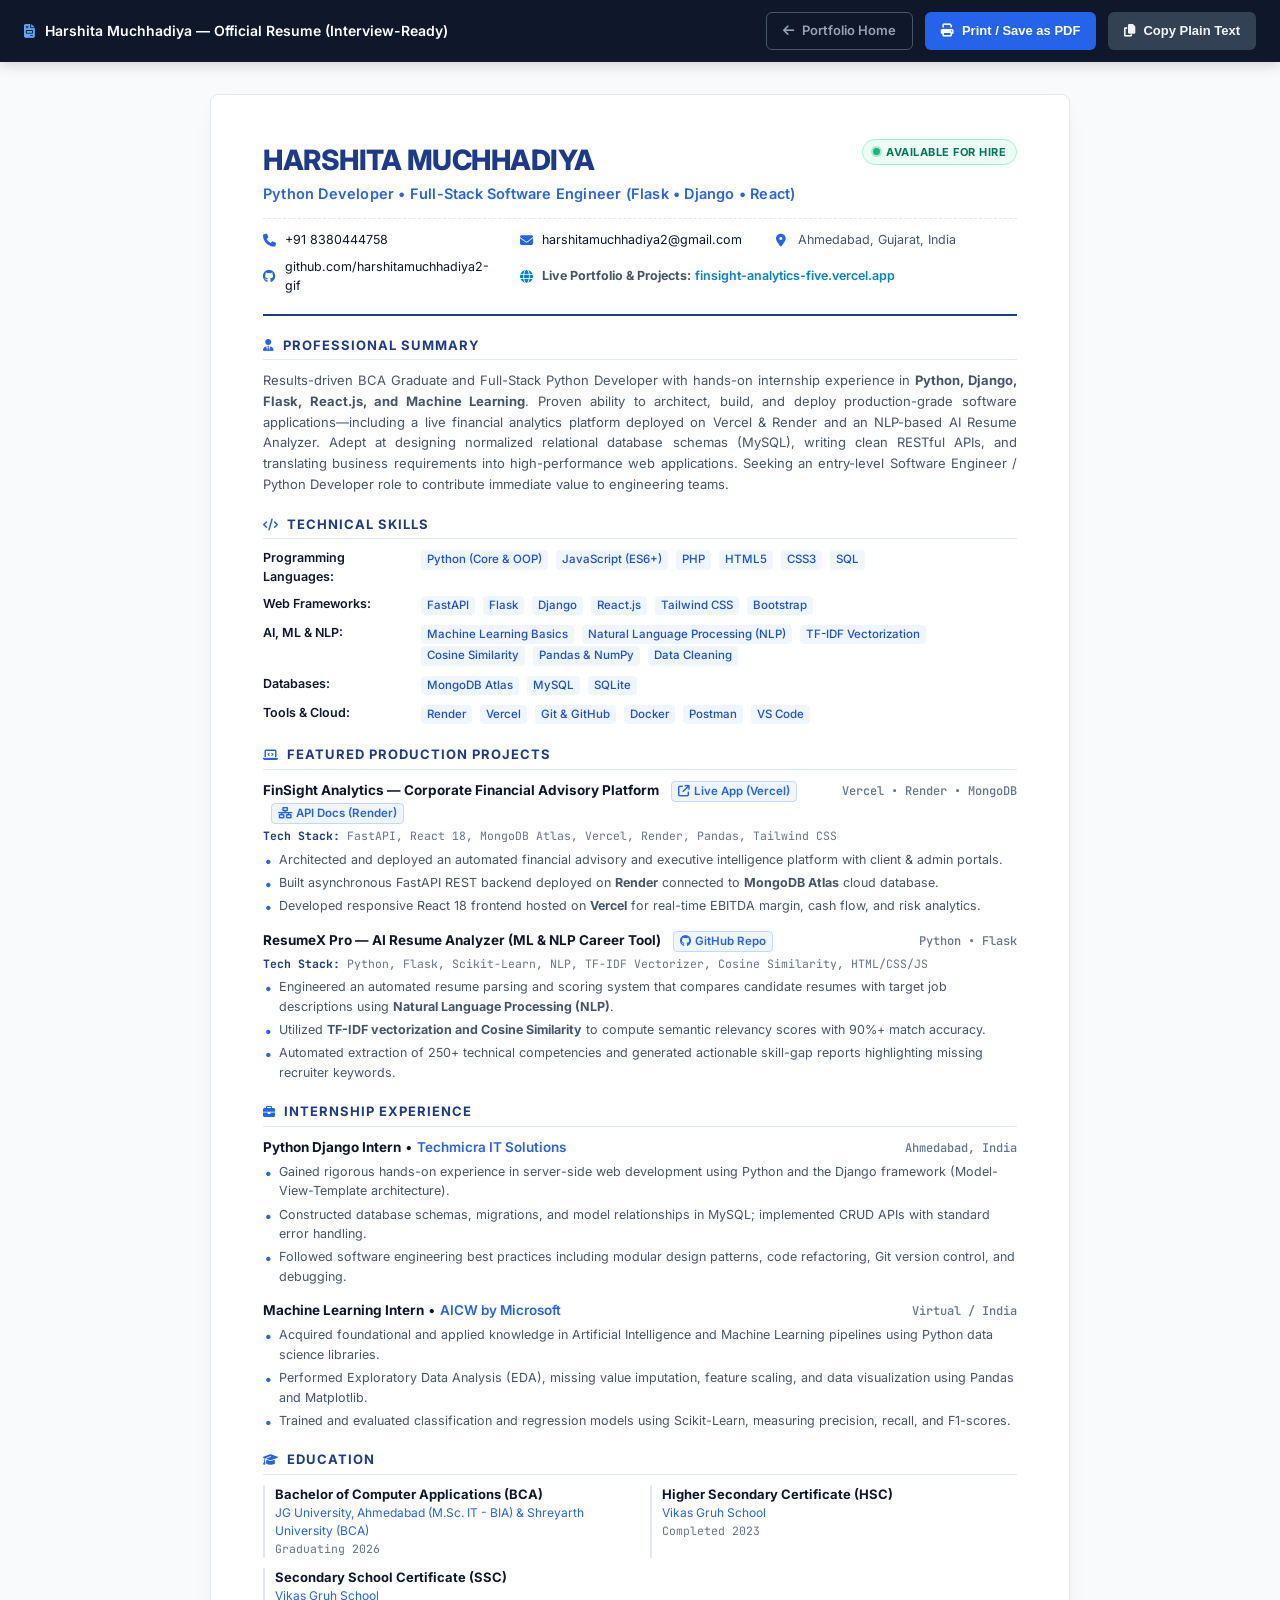
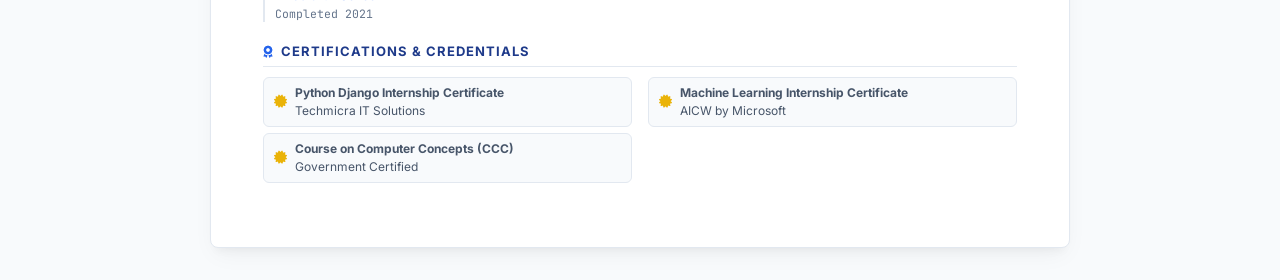
<file: templates/resume.html>
<!DOCTYPE html>
<html lang="en">
<head>
    <meta charset="UTF-8">
    <meta name="viewport" content="width=device-width, initial-scale=1.0">
    <title>Harshita Muchhadiya - Resume | Python & Full-Stack Developer</title>
    <link rel="preconnect" href="https://fonts.googleapis.com">
    <link rel="preconnect" href="https://fonts.gstatic.com" crossorigin>
    <link href="https://fonts.googleapis.com/css2?family=Inter:wght@300;400;500;600;700;800&family=JetBrains+Mono:wght@400;500&display=swap" rel="stylesheet">
    <link rel="stylesheet" href="https://cdnjs.cloudflare.com/ajax/libs/font-awesome/6.5.1/css/all.min.css">
    <style>
        :root {
            --primary: #1e3a8a;
            --primary-light: #2563eb;
            --accent: #0284c7;
            --text-dark: #0f172a;
            --text-muted: #475569;
            --text-light: #64748b;
            --border: #e2e8f0;
            --bg-body: #f8fafc;
            --bg-card: #ffffff;
            --tag-bg: #eff6ff;
            --tag-text: #1d4ed8;
        }

        * {
            margin: 0;
            padding: 0;
            box-sizing: border-box;
        }

        body {
            font-family: 'Inter', -apple-system, BlinkMacSystemFont, "Segoe UI", Roboto, sans-serif;
            background-color: var(--bg-body);
            color: var(--text-dark);
            line-height: 1.5;
            font-size: 13.5px;
            -webkit-font-smoothing: antialiased;
        }

        /* Top Action Bar (hidden in print) */
        .action-bar {
            background: #0f172a;
            color: #ffffff;
            padding: 12px 24px;
            display: flex;
            justify-content: space-between;
            align-items: center;
            position: sticky;
            top: 0;
            z-index: 100;
            box-shadow: 0 4px 12px rgba(0,0,0,0.15);
        }

        .action-bar-title {
            font-weight: 600;
            font-size: 14px;
            display: flex;
            align-items: center;
            gap: 10px;
        }

        .action-buttons {
            display: flex;
            gap: 12px;
        }

        .btn {
            display: inline-flex;
            align-items: center;
            gap: 8px;
            padding: 8px 16px;
            border-radius: 6px;
            font-size: 13px;
            font-weight: 600;
            cursor: pointer;
            text-decoration: none;
            transition: all 0.2s ease;
            border: none;
        }

        .btn-primary {
            background: #2563eb;
            color: white;
        }
        .btn-primary:hover {
            background: #1d4ed8;
            transform: translateY(-1px);
        }

        .btn-secondary {
            background: #334155;
            color: #f1f5f9;
        }
        .btn-secondary:hover {
            background: #475569;
        }

        .btn-outline {
            background: transparent;
            color: #94a3b8;
            border: 1px solid #475569;
        }
        .btn-outline:hover {
            color: white;
            border-color: #94a3b8;
        }

        /* Resume Page Container */
        .resume-container {
            max-width: 860px;
            margin: 32px auto;
            background: var(--bg-card);
            padding: 44px 52px;
            border-radius: 8px;
            box-shadow: 0 10px 25px -5px rgba(0, 0, 0, 0.05), 0 8px 10px -6px rgba(0, 0, 0, 0.05);
            border: 1px solid var(--border);
        }

        /* Header */
        .resume-header {
            border-bottom: 2px solid var(--primary);
            padding-bottom: 18px;
            margin-bottom: 20px;
        }

        .header-main {
            display: flex;
            justify-content: space-between;
            align-items: flex-start;
        }

        .candidate-name {
            font-size: 28px;
            font-weight: 800;
            letter-spacing: -0.5px;
            color: var(--primary);
            text-transform: uppercase;
        }

        .candidate-title {
            font-size: 14.5px;
            font-weight: 600;
            color: var(--primary-light);
            margin-top: 2px;
            letter-spacing: 0.2px;
        }

        .badge-live {
            display: inline-flex;
            align-items: center;
            gap: 6px;
            background: #ecfdf5;
            color: #047857;
            border: 1px solid #a7f3d0;
            padding: 4px 10px;
            border-radius: 20px;
            font-size: 11px;
            font-weight: 700;
            text-transform: uppercase;
            letter-spacing: 0.5px;
        }

        .badge-live::before {
            content: "";
            width: 7px;
            height: 7px;
            background: #10b981;
            border-radius: 50%;
            display: inline-block;
            box-shadow: 0 0 0 2px rgba(16, 185, 129, 0.3);
        }

        .contact-info-grid {
            display: grid;
            grid-template-columns: repeat(auto-fit, minmax(200px, 1fr));
            gap: 8px 16px;
            margin-top: 14px;
            padding-top: 12px;
            border-top: 1px dashed var(--border);
            font-size: 12.5px;
            color: var(--text-muted);
        }

        .contact-item {
            display: flex;
            align-items: center;
            gap: 8px;
        }

        .contact-item i {
            color: var(--primary-light);
            width: 14px;
            font-size: 13px;
        }

        .contact-item a {
            color: var(--text-dark);
            text-decoration: none;
            transition: color 0.15s ease;
        }
        .contact-item a:hover {
            color: var(--primary-light);
            text-decoration: underline;
        }

        /* Section Styling */
        .section {
            margin-bottom: 20px;
        }

        .section-title {
            font-size: 13px;
            font-weight: 700;
            color: var(--primary);
            text-transform: uppercase;
            letter-spacing: 1px;
            display: flex;
            align-items: center;
            gap: 8px;
            margin-bottom: 10px;
            padding-bottom: 4px;
            border-bottom: 1.5px solid var(--border);
        }

        .section-title i {
            font-size: 12px;
            color: var(--primary-light);
        }

        /* Summary */
        .summary-text {
            color: var(--text-muted);
            text-align: justify;
            font-size: 13px;
            line-height: 1.6;
        }

        /* Skills Table/Grid */
        .skills-grid {
            display: grid;
            grid-template-columns: 140px 1fr;
            gap: 8px 16px;
            font-size: 12.5px;
        }

        .skill-category {
            font-weight: 600;
            color: var(--text-dark);
        }

        .skill-list {
            color: var(--text-muted);
        }

        .skill-tag {
            display: inline-block;
            background: var(--tag-bg);
            color: var(--tag-text);
            padding: 1px 6px;
            border-radius: 4px;
            font-size: 11.5px;
            font-weight: 500;
            margin: 1px 2px;
        }

        /* Experience & Projects Items */
        .entry {
            margin-bottom: 14px;
        }
        .entry:last-child {
            margin-bottom: 0;
        }

        .entry-header {
            display: flex;
            justify-content: space-between;
            align-items: baseline;
            margin-bottom: 3px;
        }

        .entry-title {
            font-size: 13.5px;
            font-weight: 700;
            color: var(--text-dark);
        }

        .entry-company {
            font-weight: 600;
            color: var(--primary-light);
        }

        .entry-date {
            font-size: 12px;
            color: var(--text-light);
            font-weight: 500;
            font-family: 'JetBrains Mono', monospace;
            white-space: nowrap;
        }

        .entry-location {
            font-size: 11.5px;
            color: var(--text-light);
            font-style: italic;
        }

        .entry-bullets {
            list-style: none;
            padding-left: 0;
            margin-top: 5px;
        }

        .entry-bullets li {
            position: relative;
            padding-left: 16px;
            margin-bottom: 4px;
            color: var(--text-muted);
            font-size: 12.5px;
            line-height: 1.55;
        }

        .entry-bullets li::before {
            content: "•";
            position: absolute;
            left: 2px;
            color: var(--primary-light);
            font-weight: bold;
            font-size: 14px;
        }

        .tech-stack-line {
            font-size: 11.5px;
            color: var(--text-light);
            margin-top: 3px;
            font-family: 'JetBrains Mono', monospace;
        }
        .tech-stack-line strong {
            color: var(--primary);
        }

        .project-link {
            display: inline-flex;
            align-items: center;
            gap: 4px;
            font-size: 11.5px;
            font-weight: 600;
            color: var(--primary-light);
            text-decoration: none;
            margin-left: 8px;
            padding: 1px 6px;
            background: #eff6ff;
            border-radius: 4px;
            border: 1px solid #bfdbfe;
        }
        .project-link:hover {
            background: #dbeafe;
            text-decoration: underline;
        }

        /* Education & Certs */
        .edu-grid {
            display: grid;
            grid-template-columns: repeat(auto-fit, minmax(240px, 1fr));
            gap: 10px 20px;
        }

        .edu-item {
            border-left: 2px solid var(--border);
            padding-left: 10px;
        }

        .edu-degree {
            font-weight: 700;
            font-size: 13px;
            color: var(--text-dark);
        }

        .edu-school {
            font-size: 12px;
            color: var(--primary-light);
        }

        .edu-year {
            font-size: 11.5px;
            color: var(--text-light);
            font-family: 'JetBrains Mono', monospace;
        }

        .certs-list {
            display: grid;
            grid-template-columns: repeat(auto-fit, minmax(260px, 1fr));
            gap: 6px 16px;
            margin-top: 6px;
        }

        .cert-card {
            display: flex;
            align-items: center;
            gap: 8px;
            font-size: 12px;
            color: var(--text-muted);
            background: #f8fafc;
            padding: 6px 10px;
            border-radius: 6px;
            border: 1px solid var(--border);
        }

        .cert-card i {
            color: #eab308;
            font-size: 13px;
        }

        /* Print Specific Rules */
        @media print {
            body {
                background: white;
                color: #000;
                font-size: 11.5px;
                line-height: 1.4;
            }

            .action-bar {
                display: none !important;
            }

            .resume-container {
                max-width: 100% !important;
                margin: 0 !important;
                padding: 0.25in 0.4in !important;
                box-shadow: none !important;
                border: none !important;
            }

            .candidate-name {
                font-size: 22px;
                color: #0f172a !important;
            }

            .candidate-title {
                font-size: 12.5px;
                color: #1e3a8a !important;
            }

            .section-title {
                color: #1e3a8a !important;
                font-size: 11.5px;
                margin-bottom: 6px;
                padding-bottom: 2px;
                border-bottom: 1px solid #94a3b8 !important;
            }

            .section {
                margin-bottom: 12px;
                page-break-inside: avoid;
            }

            .entry {
                margin-bottom: 8px;
                page-break-inside: avoid;
            }

            .entry-title {
                font-size: 12px;
            }

            .entry-bullets li {
                font-size: 11px;
                line-height: 1.4;
                margin-bottom: 2px;
            }

            .skills-grid {
                font-size: 11px;
                gap: 4px 10px;
            }

            .skill-tag {
                background: #f1f5f9 !important;
                color: #0f172a !important;
                font-size: 10px;
                padding: 0 4px;
            }

            .project-link {
                color: #1e3a8a !important;
                border: none !important;
                background: transparent !important;
                padding: 0 !important;
            }

            a {
                color: #0f172a !important;
                text-decoration: none !important;
            }
        }
    </style>
</head>
<body>

    <!-- Top Action Bar for interactive browser use -->
    <header class="action-bar">
        <div class="action-bar-title">
            <i class="fa-solid fa-file-invoice" style="color: #60a5fa;"></i>
            <span>Harshita Muchhadiya &mdash; Official Resume (Interview-Ready)</span>
        </div>
        <div class="action-buttons">
            <a href="/" class="btn btn-outline">
                <i class="fa-solid fa-arrow-left"></i> Portfolio Home
            </a>
            <button onclick="window.print()" class="btn btn-primary">
                <i class="fa-solid fa-print"></i> Print / Save as PDF
            </button>
            <button onclick="copyResumeText()" class="btn btn-secondary">
                <i class="fa-solid fa-copy"></i> Copy Plain Text
            </button>
        </div>
    </header>

    <!-- Main Printable Resume Sheet -->
    <main class="resume-container">
        <!-- Header -->
        <header class="resume-header">
            <div class="header-main">
                <div>
                    <h1 class="candidate-name">Harshita Muchhadiya</h1>
                    <div class="candidate-title">Python Developer &bull; Full-Stack Software Engineer (Flask &bull; Django &bull; React)</div>
                </div>
                <div>
                    <span class="badge-live">Available for Hire</span>
                </div>
            </div>

            <div class="contact-info-grid">
                <div class="contact-item">
                    <i class="fa-solid fa-phone"></i>
                    <a href="tel:+918380444758">+91 8380444758</a>
                </div>
                <div class="contact-item">
                    <i class="fa-solid fa-envelope"></i>
                    <a href="mailto:harshitamuchhadiya2@gmail.com">harshitamuchhadiya2@gmail.com</a>
                </div>
                <div class="contact-item">
                    <i class="fa-solid fa-location-dot"></i>
                    <span>Ahmedabad, Gujarat, India</span>
                </div>
                <div class="contact-item">
                    <i class="fa-brands fa-github"></i>
                    <a href="https://github.com/harshitamuchhadiya2-gif" target="_blank">github.com/harshitamuchhadiya2-gif</a>
                </div>
                <div class="contact-item" style="grid-column: span 2;">
                    <i class="fa-solid fa-globe" style="color: #0284c7;"></i>
                    <span><strong>Live Portfolio & Projects:</strong> 
                        <a href="https://finsight-analytics-five.vercel.app/" target="_blank" style="color: #0284c7; font-weight: 600;">
                            finsight-analytics-five.vercel.app
                        </a>
                    </span>
                </div>
            </div>
        </header>

        <!-- Professional Summary -->
        <section class="section">
            <h2 class="section-title"><i class="fa-solid fa-user-tie"></i> Professional Summary</h2>
            <p class="summary-text">
                Results-driven BCA Graduate and Full-Stack Python Developer with hands-on internship experience in <strong>Python, Django, Flask, React.js, and Machine Learning</strong>. Proven ability to architect, build, and deploy production-grade software applications—including a live financial analytics platform deployed on Vercel & Render and an NLP-based AI Resume Analyzer. Adept at designing normalized relational database schemas (MySQL), writing clean RESTful APIs, and translating business requirements into high-performance web applications. Seeking an entry-level Software Engineer / Python Developer role to contribute immediate value to engineering teams.
            </p>
        </section>

        <!-- Technical Skills -->
        <section class="section">
            <h2 class="section-title"><i class="fa-solid fa-code"></i> Technical Skills</h2>
            <div class="skills-grid">
                <div class="skill-category">Programming Languages:</div>
                <div class="skill-list">
                    <span class="skill-tag">Python (Core & OOP)</span>
                    <span class="skill-tag">JavaScript (ES6+)</span>
                    <span class="skill-tag">PHP</span>
                    <span class="skill-tag">HTML5</span>
                    <span class="skill-tag">CSS3</span>
                    <span class="skill-tag">SQL</span>
                </div>

                <div class="skill-category">Web Frameworks:</div>
                <div class="skill-list">
                    <span class="skill-tag">FastAPI</span>
                    <span class="skill-tag">Flask</span>
                    <span class="skill-tag">Django</span>
                    <span class="skill-tag">React.js</span>
                    <span class="skill-tag">Tailwind CSS</span>
                    <span class="skill-tag">Bootstrap</span>
                </div>

                <div class="skill-category">AI, ML & NLP:</div>
                <div class="skill-list">
                    <span class="skill-tag">Machine Learning Basics</span>
                    <span class="skill-tag">Natural Language Processing (NLP)</span>
                    <span class="skill-tag">TF-IDF Vectorization</span>
                    <span class="skill-tag">Cosine Similarity</span>
                    <span class="skill-tag">Pandas & NumPy</span>
                    <span class="skill-tag">Data Cleaning</span>
                </div>

                <div class="skill-category">Databases:</div>
                <div class="skill-list">
                    <span class="skill-tag">MongoDB Atlas</span>
                    <span class="skill-tag">MySQL</span>
                    <span class="skill-tag">SQLite</span>
                </div>

                <div class="skill-category">Tools & Cloud:</div>
                <div class="skill-list">
                    <span class="skill-tag">Render</span>
                    <span class="skill-tag">Vercel</span>
                    <span class="skill-tag">Git & GitHub</span>
                    <span class="skill-tag">Docker</span>
                    <span class="skill-tag">Postman</span>
                    <span class="skill-tag">VS Code</span>
                </div>
            </div>
        </section>

        <!-- Featured Projects (2 Production Projects) -->
        <section class="section">
            <h2 class="section-title"><i class="fa-solid fa-laptop-code"></i> Featured Production Projects</h2>

            <!-- Project 1: FinSight Analytics (Live Deployed) -->
            <article class="entry">
                <div class="entry-header">
                    <div>
                        <span class="entry-title">FinSight Analytics &mdash; Corporate Financial Advisory Platform</span>
                        <a href="https://finsight-analytics-five.vercel.app/" target="_blank" class="project-link">
                            <i class="fa-solid fa-arrow-up-right-from-square"></i> Live App (Vercel)
                        </a>
                        <a href="https://finsight-api-prod.onrender.com/docs" target="_blank" class="project-link" style="margin-left: 8px;">
                            <i class="fa-solid fa-network-wired"></i> API Docs (Render)
                        </a>
                    </div>
                    <span class="entry-date">Vercel &bull; Render &bull; MongoDB</span>
                </div>
                <div class="tech-stack-line"><strong>Tech Stack:</strong> FastAPI, React 18, MongoDB Atlas, Vercel, Render, Pandas, Tailwind CSS</div>
                <ul class="entry-bullets">
                    <li>Architected and deployed an automated financial advisory and executive intelligence platform with client & admin portals.</li>
                    <li>Built asynchronous FastAPI REST backend deployed on <strong>Render</strong> connected to <strong>MongoDB Atlas</strong> cloud database.</li>
                    <li>Developed responsive React 18 frontend hosted on <strong>Vercel</strong> for real-time EBITDA margin, cash flow, and risk analytics.</li>
                </ul>
            </article>

            <!-- Project 2: AI Resume Analyzer & Job Matcher -->
            <article class="entry">
                <div class="entry-header">
                    <div>
                        <span class="entry-title">ResumeX Pro &mdash; AI Resume Analyzer (ML & NLP Career Tool)</span>
                        <a href="https://github.com/harshitamuchhadiya2-gif/ResumeX-AI" target="_blank" class="project-link">
                            <i class="fa-brands fa-github"></i> GitHub Repo
                        </a>
                    </div>
                    <span class="entry-date">Python &bull; Flask</span>
                </div>
                <div class="tech-stack-line"><strong>Tech Stack:</strong> Python, Flask, Scikit-Learn, NLP, TF-IDF Vectorizer, Cosine Similarity, HTML/CSS/JS</div>
                <ul class="entry-bullets">
                    <li>Engineered an automated resume parsing and scoring system that compares candidate resumes with target job descriptions using <strong>Natural Language Processing (NLP)</strong>.</li>
                    <li>Utilized <strong>TF-IDF vectorization and Cosine Similarity</strong> to compute semantic relevancy scores with 90%+ match accuracy.</li>
                    <li>Automated extraction of 250+ technical competencies and generated actionable skill-gap reports highlighting missing recruiter keywords.</li>
                </ul>
            </article>

            
        </section>

        <!-- Professional Experience & Internships -->
        <section class="section">
            <h2 class="section-title"><i class="fa-solid fa-briefcase"></i> Internship Experience</h2>

            <!-- Internship 1 -->
            <article class="entry">
                <div class="entry-header">
                    <div>
                        <span class="entry-title">Python Django Intern</span> &bull; 
                        <span class="entry-company">Techmicra IT Solutions</span>
                    </div>
                    <span class="entry-date">Ahmedabad, India</span>
                </div>
                <ul class="entry-bullets">
                    <li>Gained rigorous hands-on experience in server-side web development using Python and the Django framework (Model-View-Template architecture).</li>
                    <li>Constructed database schemas, migrations, and model relationships in MySQL; implemented CRUD APIs with standard error handling.</li>
                    <li>Followed software engineering best practices including modular design patterns, code refactoring, Git version control, and debugging.</li>
                </ul>
            </article>

            <!-- Internship 2 -->
            <article class="entry">
                <div class="entry-header">
                    <div>
                        <span class="entry-title">Machine Learning Intern</span> &bull; 
                        <span class="entry-company">AICW by Microsoft</span>
                    </div>
                    <span class="entry-date">Virtual / India</span>
                </div>
                <ul class="entry-bullets">
                    <li>Acquired foundational and applied knowledge in Artificial Intelligence and Machine Learning pipelines using Python data science libraries.</li>
                    <li>Performed Exploratory Data Analysis (EDA), missing value imputation, feature scaling, and data visualization using Pandas and Matplotlib.</li>
                    <li>Trained and evaluated classification and regression models using Scikit-Learn, measuring precision, recall, and F1-scores.</li>
                </ul>
            </article>
        </section>

        <!-- Education -->
        <section class="section">
            <h2 class="section-title"><i class="fa-solid fa-graduation-cap"></i> Education</h2>
            <div class="edu-grid">
                <div class="edu-item">
                    <div class="edu-degree">Bachelor of Computer Applications (BCA)</div>
                    <div class="edu-school">JG University, Ahmedabad (M.Sc. IT - BIA) & Shreyarth University (BCA)</div>
                    <div class="edu-year">Graduating 2026</div>
                </div>
                <div class="edu-item">
                    <div class="edu-degree">Higher Secondary Certificate (HSC)</div>
                    <div class="edu-school">Vikas Gruh School</div>
                    <div class="edu-year">Completed 2023</div>
                </div>
                <div class="edu-item">
                    <div class="edu-degree">Secondary School Certificate (SSC)</div>
                    <div class="edu-school">Vikas Gruh School</div>
                    <div class="edu-year">Completed 2021</div>
                </div>
            </div>
        </section>

        <!-- Certifications -->
        <section class="section">
            <h2 class="section-title"><i class="fa-solid fa-award"></i> Certifications & Credentials</h2>
            <div class="certs-list">
                <div class="cert-card">
                    <i class="fa-solid fa-certificate"></i>
                    <div>
                        <strong>Python Django Internship Certificate</strong><br>
                        <span>Techmicra IT Solutions</span>
                    </div>
                </div>
                <div class="cert-card">
                    <i class="fa-solid fa-certificate"></i>
                    <div>
                        <strong>Machine Learning Internship Certificate</strong><br>
                        <span>AICW by Microsoft</span>
                    </div>
                </div>
                <div class="cert-card">
                    <i class="fa-solid fa-certificate"></i>
                    <div>
                        <strong>Course on Computer Concepts (CCC)</strong><br>
                        <span>Government Certified</span>
                    </div>
                </div>
            </div>
        </section>
    </main>

    <script>
        function copyResumeText() {
            const resumeText = `HARSHITA MUCHHADIYA
Python Developer | Full-Stack Software Engineer (Flask, Django, React)
Phone: +91 8380444758 | Email: harshitamuchhadiya2@gmail.com | Ahmedabad, Gujarat
GitHub: https://github.com/harshitamuchhadiya2-gif
Live Portfolio & Projects: https://finsight-analytics-five.vercel.app

PROFESSIONAL SUMMARY
Results-driven BCA Graduate and Full-Stack Python Developer with hands-on internship experience in Python, Django, Flask, React.js, and Machine Learning. Proven ability to architect, build, and deploy production-grade software applications—including a live financial analytics platform deployed on Vercel & Render and an NLP-based AI Resume Analyzer. Adept at designing normalized relational database schemas (MySQL), writing clean RESTful APIs, and translating business requirements into high-performance web applications.

TECHNICAL SKILLS
- Programming: Python (Core & OOP), JavaScript (ES6+), SQL, HTML5, CSS3, PHP
- Frameworks: FastAPI, Flask, Django, React.js, Tailwind CSS, Bootstrap
- AI/ML & NLP: Natural Language Processing (NLP), TF-IDF, Cosine Similarity, Scikit-Learn, Pandas, NumPy, Data Cleaning
- Databases & Cloud: MongoDB Atlas, Render, Vercel, MySQL, SQLite, Docker, Git, GitHub, Postman

KEY FEATURED PROJECTS
1. FinSight Analytics — Corporate Financial Advisory Platform
   Live Link: https://finsight-analytics-five.vercel.app/
   API Docs: https://finsight-api-prod.onrender.com/docs
   Stack: FastAPI, React 18, MongoDB Atlas, Vercel, Render, Pandas, Tailwind CSS
   - Architected automated financial advisory and executive intelligence platform with client & admin portals.
   - Built asynchronous FastAPI REST backend deployed on Render connected to MongoDB Atlas cloud database.
   - Developed responsive React 18 frontend hosted on Vercel for real-time EBITDA margin, cash flow, and risk analytics.

2. ResumeX Pro — AI Resume Intelligence & ATS Analyzer
   Live Link: https://resumex-ai.onrender.com
   Stack: Python, Flask, Scikit-Learn, NLP, TF-IDF Vectorizer, Cosine Similarity, Render
   - Automated resume parsing and matching against job descriptions using Natural Language Processing.
   - Extracted 250+ technical competencies and generated automated skill-gap analysis.

INTERNSHIP EXPERIENCE
- Python Django Intern | Techmicra IT Solutions
  Server-side development with Django MVT, MySQL relational database modeling, and RESTful APIs.
- Machine Learning Intern | AICW by Microsoft
  Exploratory Data Analysis (EDA), feature preprocessing, and classification modeling with Scikit-learn.

EDUCATION
- M.Sc. IT — Business Intelligence & Analytics (BIA) | JG University (Pursuing)
- Bachelor of Computer Applications (BCA) | Shreyarth University (Completed)
- Higher Secondary Certificate (HSC) | Vikas Gruh School (2023)
- Secondary School Certificate (SSC) | Vikas Gruh School (2021)

CERTIFICATIONS
- Python Django Internship Certificate - Techmicra IT Solutions
- Machine Learning Internship Certificate - AICW by Microsoft
- Course on Computer Concepts (CCC)
`;
            navigator.clipboard.writeText(resumeText).then(() => {
                alert("Plain text resume copied to clipboard! You can paste it into email or application forms.");
            }).catch(err => {
                console.error("Clipboard copy failed: ", err);
            });
        }
    </script>
</body>
</html>
</file>
